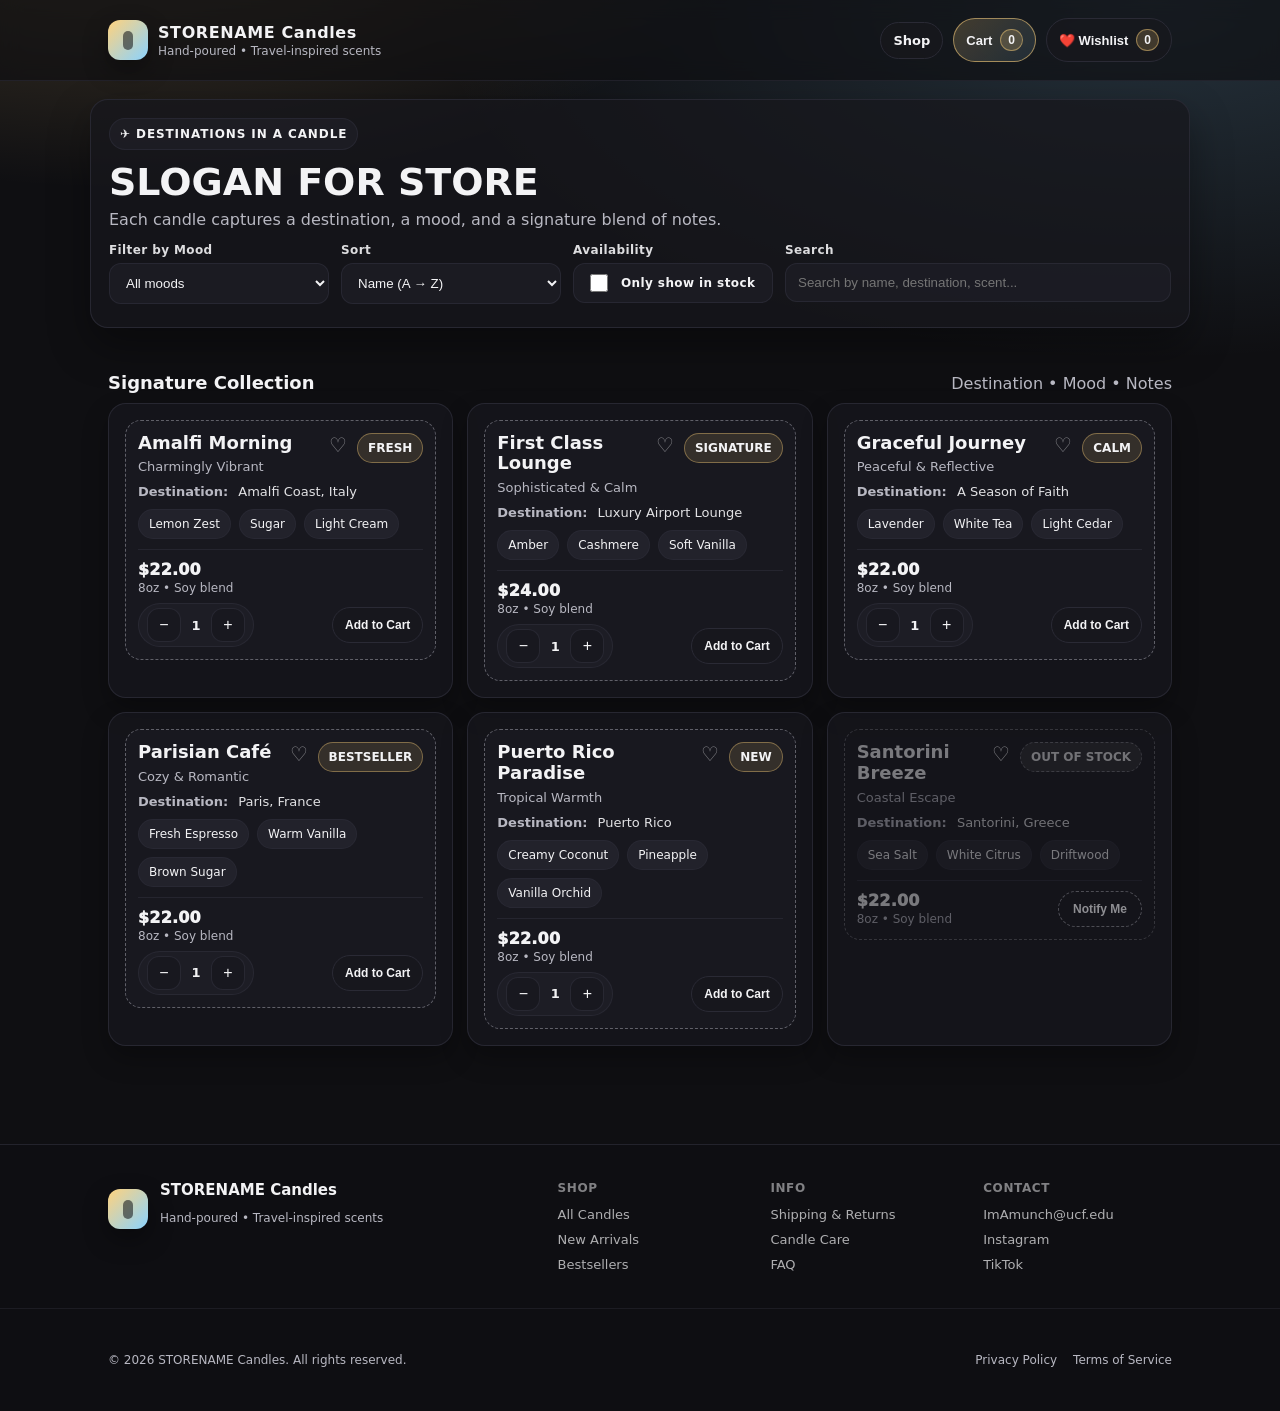
<file: index.html>
<!DOCTYPE html>
<html lang="en">
<head>
  <meta charset="UTF-8" />
  <meta name="viewport" content="width=device-width, initial-scale=1.0" />
  <title>STORENAME Candles</title>
  <link rel="stylesheet" href="styles.css" />
</head>

<body>
  <header class="site-header">
    <div class="wrap nav">
      <a class="brand" href="index.html">
        <div class="logo" aria-hidden="true"></div>
        <div>
          <h1>STORENAME Candles</h1>
          <p class="subtitle">Hand-poured • Travel-inspired scents</p>
        </div>
      </a>

      <div class="header-actions">
        <a class="btn desktop-only" href="#collection">Shop</a>

        <button class="btn primary cart-btn" id="openCartBtn" type="button" aria-haspopup="dialog" aria-controls="cartDrawer">
          Cart <span class="badge" id="cartCount">0</span>
        </button>

        <button class="btn desktop-only" id="openWishlistBtn" type="button">
          ❤️ Wishlist <span class="badge" id="wishlistBadge">0</span>
        </button>

        <button class="btn hamburger-btn" id="mobileMenuBtn" type="button" aria-label="Open menu" aria-expanded="false">
          <span class="ham-icon">
            <span></span><span></span><span></span>
          </span>
        </button>
      </div>

      <!-- Mobile menu -->
      <div class="mobile-menu" id="mobileMenu">
        <a class="mobile-link" href="#collection" id="mobileShopLink">✈️ Shop Collection</a>
        <a class="mobile-link" href="checkout.html">🛍️ Checkout</a>
        <button class="mobile-link mobile-link-btn" id="mobileWishlistBtn" type="button">❤️ Wishlist <span class="badge" id="wishlistBadgeMobile">0</span></button>
      </div>
    </div>
  </header>

  <main>
    <section class="hero">
      <div class="wrap hero-card">
        <p class="kicker">✈️ Destinations in a candle</p>
        <h2>SLOGAN FOR STORE</h2>
        <p class="muted">
          Each candle captures a destination, a mood, and a signature blend of notes.
        </p>

        <button class="btn filter-toggle-btn" id="filterToggleBtn" type="button">
          ⚙️ Filters &amp; Sort
        </button>

        <div class="hero-controls" id="heroControls">
          <div class="control">
            <label for="moodFilter">Filter by Mood</label>
            <select id="moodFilter">
              <option value="all">All moods</option>
            </select>
          </div>

          <div class="control">
            <label for="sortSelect">Sort</label>
            <select id="sortSelect">
              <option value="name-asc">Name (A → Z)</option>
              <option value="name-desc">Name (Z → A)</option>
              <option value="mood-asc">Mood (A → Z)</option>
              <option value="mood-desc">Mood (Z → A)</option>
              <option value="price-asc">Price (Low → High)</option>
              <option value="price-desc">Price (High → Low)</option>
            </select>
          </div>

          <div class="control toggle">
            <label>Availability</label>
            <label class="toggle-row">
              <input type="checkbox" id="inStockOnly" />
              <span>Only show in stock</span>
            </label>
          </div>

          <div class="control">
            <label for="searchInput">Search</label>
            <input id="searchInput" type="text" placeholder="Search by name, destination, scent..." />
          </div>
        </div><!-- end hero-controls -->
      </div>
    </section>

    <section class="wrap" id="collection">
      <div class="section-title">
        <h3>Signature Collection</h3>
        <p class="muted">Destination • Mood • Notes</p>
      </div>

      <div class="grid" id="productGrid">
        <!-- Cards are auto-generated from catalog.js -->
      </div>
    </section>
  </main>

  <!-- CART OVERLAY + DRAWER -->
  <div class="overlay" id="overlay"></div>

  <aside class="cart" id="cartDrawer" role="dialog" aria-modal="true" aria-label="Shopping cart">
    <div class="cart-header">
      <h3>Your Cart</h3>
      <button class="icon-btn" id="closeCartBtn" type="button" aria-label="Close cart">✕</button>
    </div>

    <div class="cart-body">
      <div class="cart-empty" id="cartEmpty">
        <p class="muted">Your cart is empty.</p>
        <p class="muted tiny">Add a candle to start your journey ✈️</p>
      </div>

      <ul class="cart-list" id="cartList" aria-label="Cart items"></ul>
    </div>

    <div class="cart-footer">
      <div class="totals">
        <div class="muted">Total</div>
        <div class="total" id="cartTotal">$0.00</div>
      </div>

      <div class="cart-actions">
        <button class="btn" id="clearCartBtn" type="button">Clear</button>
        <a class="btn primary" id="checkoutBtn" href="checkout.html">Checkout</a>
      </div>

      <p class="muted tiny">(Demo cart) Hook this to a payment system later.</p>
    </div>
  </aside>

  <!-- CART TOAST -->
  <div class="toast" id="cartToast" hidden aria-live="polite" aria-atomic="true">
    <div class="toast-top">
      <b id="toastTitle">Added to cart</b>
      <button class="toast-close" id="toastCloseBtn" type="button" aria-label="Close toast">✕</button>
    </div>
    <div class="toast-body" id="toastBody">Item added.</div>
    <div class="toast-actions">
      <button class="btn" id="toastViewCartBtn" type="button">View Cart</button>
      <a class="btn primary" id="toastCheckoutBtn" href="checkout.html">Checkout</a>
    </div>
  </div>

  <!-- WISHLIST DRAWER -->
  <aside class="cart wishlist-drawer" id="wishlistDrawer" role="dialog" aria-modal="true" aria-label="Wishlist">
    <div class="cart-header">
      <h3>❤️ Wishlist</h3>
      <button class="icon-btn" id="closeWishlistBtn" type="button" aria-label="Close wishlist">✕</button>
    </div>
    <div class="cart-body">
      <div class="cart-empty" id="wishlistEmpty">
        <p class="muted">No saved items yet.</p>
        <p class="muted tiny">Tap the ♡ on any candle to save it ✈️</p>
      </div>
      <ul class="cart-list" id="wishlistList" aria-label="Wishlist items"></ul>
    </div>
    <div class="cart-footer">
      <div class="cart-actions">
        <button class="btn" id="clearWishlistBtn" type="button">Clear All</button>
        <button class="btn primary" id="addAllToCartBtn" type="button">Add All to Cart</button>
      </div>
    </div>
  </aside>

  <!-- FOOTER -->
  <footer class="site-footer">
    <div class="wrap footer-inner">
      <div class="footer-brand">
        <div class="logo" aria-hidden="true"></div>
        <div>
          <div class="footer-brand-name">STORENAME Candles</div>
          <p class="muted tiny">Hand-poured • Travel-inspired scents</p>
        </div>
      </div>

      <div class="footer-links">
        <div class="footer-col">
          <div class="footer-col-title">Shop</div>
          <a href="#collection">All Candles</a>
          <a href="#collection">New Arrivals</a>
          <a href="#collection">Bestsellers</a>
        </div>
        <div class="footer-col">
          <div class="footer-col-title">Info</div>
          <a href="#">Shipping &amp; Returns</a>
          <a href="#">Candle Care</a>
          <a href="#">FAQ</a>
        </div>
        <div class="footer-col">
          <div class="footer-col-title">Contact</div>
          <a href="mailto:ImAmunch@ucf.edu">ImAmunch@ucf.edu</a>
          <a href="#">Instagram</a>
          <a href="#">TikTok</a>
        </div>
      </div>
    </div>
    <div class="footer-bottom">
      <div class="wrap">
        <p class="muted tiny">© 2026 STORENAME Candles. All rights reserved.</p>
        <div class="footer-bottom-links">
          <a href="#" class="muted tiny">Privacy Policy</a>
          <a href="#" class="muted tiny">Terms of Service</a>
        </div>
      </div>
    </div>
  </footer>

  <script src="catalog.js"></script>
  <script src="script.js"></script>
</body>
</html>
</file>
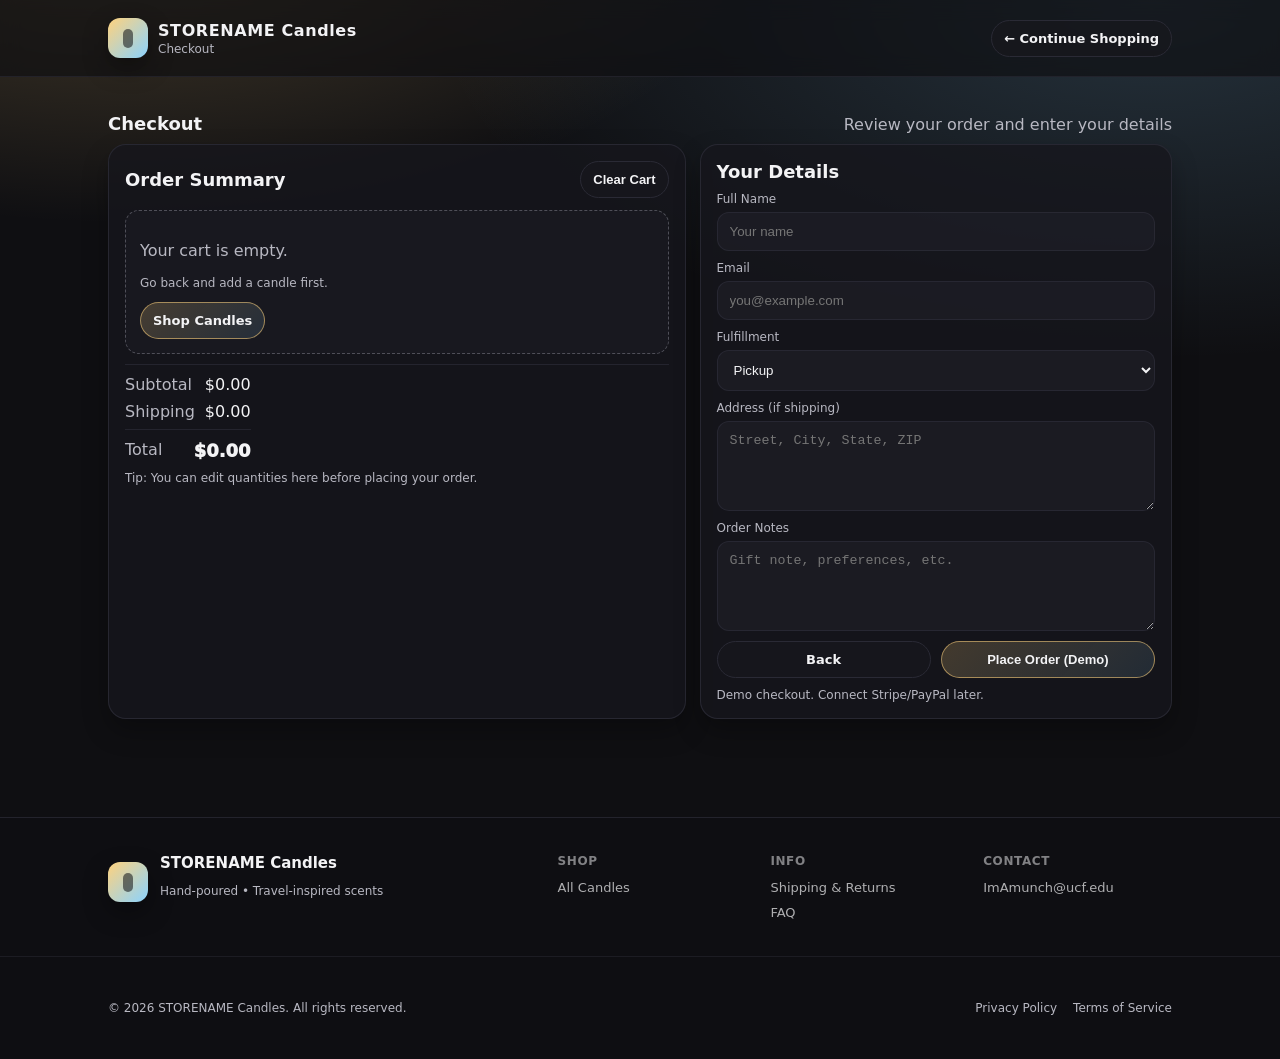
<file: checkout.html>
<!DOCTYPE html>
<html lang="en">
<head>
  <meta charset="UTF-8" />
  <meta name="viewport" content="width=device-width, initial-scale=1.0" />
  <title>Checkout • STORENAME Candles</title>
  <link rel="stylesheet" href="styles.css" />
</head>

<body>
  <header class="site-header">
    <div class="wrap nav">
      <a class="brand" href="index.html">
        <div class="logo" aria-hidden="true"></div>
        <div>
          <h1>STORENAME Candles</h1>
          <p class="subtitle">Checkout</p>
        </div>
      </a>

      <div class="header-actions">
        <a class="btn" href="index.html">← Continue Shopping</a>
      </div>
    </div>
  </header>

  <main class="wrap">
    <div class="section-title">
      <h3>Checkout</h3>
      <p class="muted">Review your order and enter your details</p>
    </div>

    <div class="checkout-layout">
      <!-- ORDER SUMMARY -->
      <section class="panel">
        <div style="display:flex; align-items:center; justify-content:space-between; gap:10px;">
          <h3 style="margin:0;">Order Summary</h3>
          <button class="btn" id="clearCheckoutCartBtn" type="button">Clear Cart</button>
        </div>

        <div id="emptyCheckout" class="cart-empty" style="margin-top:12px;">
          <p class="muted">Your cart is empty.</p>
          <p class="muted tiny">Go back and add a candle first.</p>
          <div style="margin-top:10px;">
            <a class="btn primary" href="index.html">Shop Candles</a>
          </div>
        </div>

        <ul class="cart-list" id="summaryList" hidden></ul>

        <!-- Totals -->
        <div class="kv" id="totalsBox" hidden style="display:grid; gap:8px;">
          <div style="display:flex; justify-content:space-between; gap:10px;">
            <div class="muted">Subtotal</div>
            <div id="subtotalAmt">$0.00</div>
          </div>

          <div style="display:flex; justify-content:space-between; gap:10px;">
            <div class="muted">Shipping</div>
            <div id="shippingAmt">$0.00</div>
          </div>

          <div style="display:flex; justify-content:space-between; gap:10px; padding-top:10px; border-top:1px solid rgba(42,42,53,.75);">
            <div class="muted">Total</div>
            <div class="total" id="summaryTotal">$0.00</div>
          </div>
        </div>

        <p class="muted tiny" style="margin:10px 0 0;">
          Tip: You can edit quantities here before placing your order.
        </p>
      </section>

      <!-- CUSTOMER FORM -->
      <section class="panel">
        <h3>Your Details</h3>

        <form class="form" id="checkoutForm">
          <div class="row">
            <label class="muted tiny" for="fullName">Full Name</label>
            <input id="fullName" required placeholder="Your name" />
          </div>

          <div class="row">
            <label class="muted tiny" for="email">Email</label>
            <input id="email" type="email" required placeholder="you@example.com" />
          </div>

          <div class="row">
            <label class="muted tiny" for="fulfillment">Fulfillment</label>
            <select id="fulfillment">
              <option value="pickup">Pickup</option>
              <option value="shipping">Shipping</option>
            </select>
          </div>

          <div class="row">
            <label class="muted tiny" for="address">Address (if shipping)</label>
            <textarea id="address" placeholder="Street, City, State, ZIP"></textarea>
          </div>

          <div class="row">
            <label class="muted tiny" for="notes">Order Notes</label>
            <textarea id="notes" placeholder="Gift note, preferences, etc."></textarea>
          </div>

          <div class="cart-actions">
            <a class="btn" href="index.html">Back</a>
            <button class="btn primary" type="submit">Place Order (Demo)</button>
          </div>

          <p class="muted tiny" style="margin:0;">
            Demo checkout. Connect Stripe/PayPal later.
          </p>
        </form>
      </section>
    </div>
  </main>

  <!-- FOOTER -->
  <footer class="site-footer">
    <div class="wrap footer-inner">
      <div class="footer-brand">
        <div class="logo" aria-hidden="true"></div>
        <div>
          <div class="footer-brand-name">STORENAME Candles</div>
          <p class="muted tiny">Hand-poured • Travel-inspired scents</p>
        </div>
      </div>
      <div class="footer-links">
        <div class="footer-col">
          <div class="footer-col-title">Shop</div>
          <a href="index.html">All Candles</a>
        </div>
        <div class="footer-col">
          <div class="footer-col-title">Info</div>
          <a href="#">Shipping &amp; Returns</a>
          <a href="#">FAQ</a>
        </div>
        <div class="footer-col">
          <div class="footer-col-title">Contact</div>
          <a href="mailto:ImAmunch@ucf.edu">ImAmunch@ucf.edu</a>
        </div>
      </div>
    </div>
    <div class="footer-bottom">
      <div class="wrap">
        <p class="muted tiny">© 2026 STORENAME Candles. All rights reserved.</p>
        <div class="footer-bottom-links">
          <a href="#" class="muted tiny">Privacy Policy</a>
          <a href="#" class="muted tiny">Terms of Service</a>
        </div>
      </div>
    </div>
  </footer>

  <script src="catalog.js"></script>
  <script>
    const CART_KEY = "STORENAME_cart_v1";
    const CATALOG = window.CATALOG || {};
    const SHIPPING_FLAT = 5.99;

    const money = (n) => `$${Number(n).toFixed(2)}`;

    function loadCart() {
      try {
        const raw = localStorage.getItem(CART_KEY);
        const parsed = raw ? JSON.parse(raw) : {};
        return (parsed && typeof parsed === "object") ? parsed : {};
      } catch {
        return {};
      }
    }

    function saveCart(cart) {
      localStorage.setItem(CART_KEY, JSON.stringify(cart));
    }

    function computeSubtotal(cart) {
      let subtotal = 0;
      for (const [id, item] of Object.entries(cart)) {
        const p = CATALOG[id];
        if (!p) continue;
        subtotal += item.qty * p.price;
      }
      return subtotal;
    }

    // DOM
    const emptyCheckout = document.getElementById("emptyCheckout");
    const summaryList = document.getElementById("summaryList");
    const totalsBox = document.getElementById("totalsBox");
    const subtotalAmt = document.getElementById("subtotalAmt");
    const shippingAmt = document.getElementById("shippingAmt");
    const summaryTotal = document.getElementById("summaryTotal");
    const clearCheckoutCartBtn = document.getElementById("clearCheckoutCartBtn");
    const fulfillmentSel = document.getElementById("fulfillment");
    const addressEl = document.getElementById("address");

    let cart = loadCart();

    function hasItems(cart) {
      return Object.entries(cart).some(([id, item]) => CATALOG[id] && item.qty > 0);
    }

    function getShippingCost() {
      return fulfillmentSel.value === "shipping" ? SHIPPING_FLAT : 0;
    }

    function setQty(id, qty) {
      if (qty <= 0) delete cart[id];
      else cart[id] = { qty };
      saveCart(cart);
      renderSummary();
    }

    function clearCart() {
      cart = {};
      saveCart(cart);
      renderSummary();
    }

    function renderSummary() {
      summaryList.innerHTML = "";

      const entries = Object.entries(cart)
        .filter(([id, item]) => CATALOG[id] && item.qty > 0)
        .sort(([aId], [bId]) => (CATALOG[aId].name || "").localeCompare(CATALOG[bId].name || ""));

      if (entries.length === 0) {
        emptyCheckout.hidden = false;
        summaryList.hidden = true;
        totalsBox.hidden = true;
        return;
      }

      emptyCheckout.hidden = true;
      summaryList.hidden = false;
      totalsBox.hidden = false;

      for (const [id, item] of entries) {
        const p = CATALOG[id];

        const li = document.createElement("li");
        li.className = "cart-item";
        li.innerHTML = `
          <div class="cart-item-top">
            <div>
              <h4>${p.name}</h4>
              <p class="sub">${p.mood} • ${p.destination}</p>
            </div>
            <div style="text-align:right;">
              <div class="sub">${money(p.price)} each</div>
              <button class="remove" type="button" data-action="remove" data-id="${id}">Remove</button>
            </div>
          </div>

          <div class="qty-row">
            <div class="qty-controls">
              <button class="qty-btn" type="button" data-action="dec" data-id="${id}">−</button>
              <div class="qty">${item.qty}</div>
              <button class="qty-btn" type="button" data-action="inc" data-id="${id}">+</button>
            </div>

            <div class="sub">
              Line: <b>${money(p.price * item.qty)}</b>
            </div>
          </div>
        `;
        summaryList.appendChild(li);
      }

      const subtotal = computeSubtotal(cart);
      const shipping = getShippingCost();
      const total = subtotal + shipping;

      subtotalAmt.textContent = money(subtotal);
      shippingAmt.textContent = money(shipping);
      summaryTotal.textContent = money(total);
    }

    // Qty / remove buttons
    document.addEventListener("click", (e) => {
      const btn = e.target.closest("button");
      if (!btn) return;

      const action = btn.dataset.action;
      const id = btn.dataset.id;
      if (!action || !id) return;

      const currentQty = cart[id]?.qty ?? 0;

      if (action === "inc") setQty(id, currentQty + 1);
      if (action === "dec") setQty(id, currentQty - 1);
      if (action === "remove") setQty(id, 0);
    });

    clearCheckoutCartBtn.addEventListener("click", () => {
      if (!hasItems(cart)) return;
      clearCart();
    });

    // Update totals when fulfillment changes
    fulfillmentSel.addEventListener("change", () => {
      renderSummary();
    });

    // Submit (demo)
    document.getElementById("checkoutForm").addEventListener("submit", (e) => {
      e.preventDefault();

      if (!hasItems(cart)) {
        alert("Your cart is empty.");
        return;
      }

      if (fulfillmentSel.value === "shipping") {
        const addr = addressEl.value.trim();
        if (addr.length < 8) {
          alert("Please enter a shipping address.");
          return;
        }
      }

      const subtotal = computeSubtotal(cart);
      const shipping = getShippingCost();

      // Build order object and store in sessionStorage for confirmation page
      const orderNum = String(Math.floor(100000 + Math.random() * 900000));
      const items = Object.entries(cart)
        .filter(([id, item]) => CATALOG[id] && item.qty > 0)
        .map(([id, item]) => ({ id, qty: item.qty }));

      const order = {
        orderNum,
        items,
        subtotal,
        fulfillment: fulfillmentSel.value,
        address: document.getElementById("address").value.trim(),
        notes: document.getElementById("notes").value.trim(),
        name: document.getElementById("fullName").value.trim(),
        email: document.getElementById("email").value.trim(),
      };

      try { sessionStorage.setItem("STORENAME_order", JSON.stringify(order)); } catch {}

      // Clear cart and redirect
      cart = {};
      saveCart(cart);
      window.location.href = "confirmation.html";
    });

    renderSummary();
  </script>
</body>
</html>
</file>
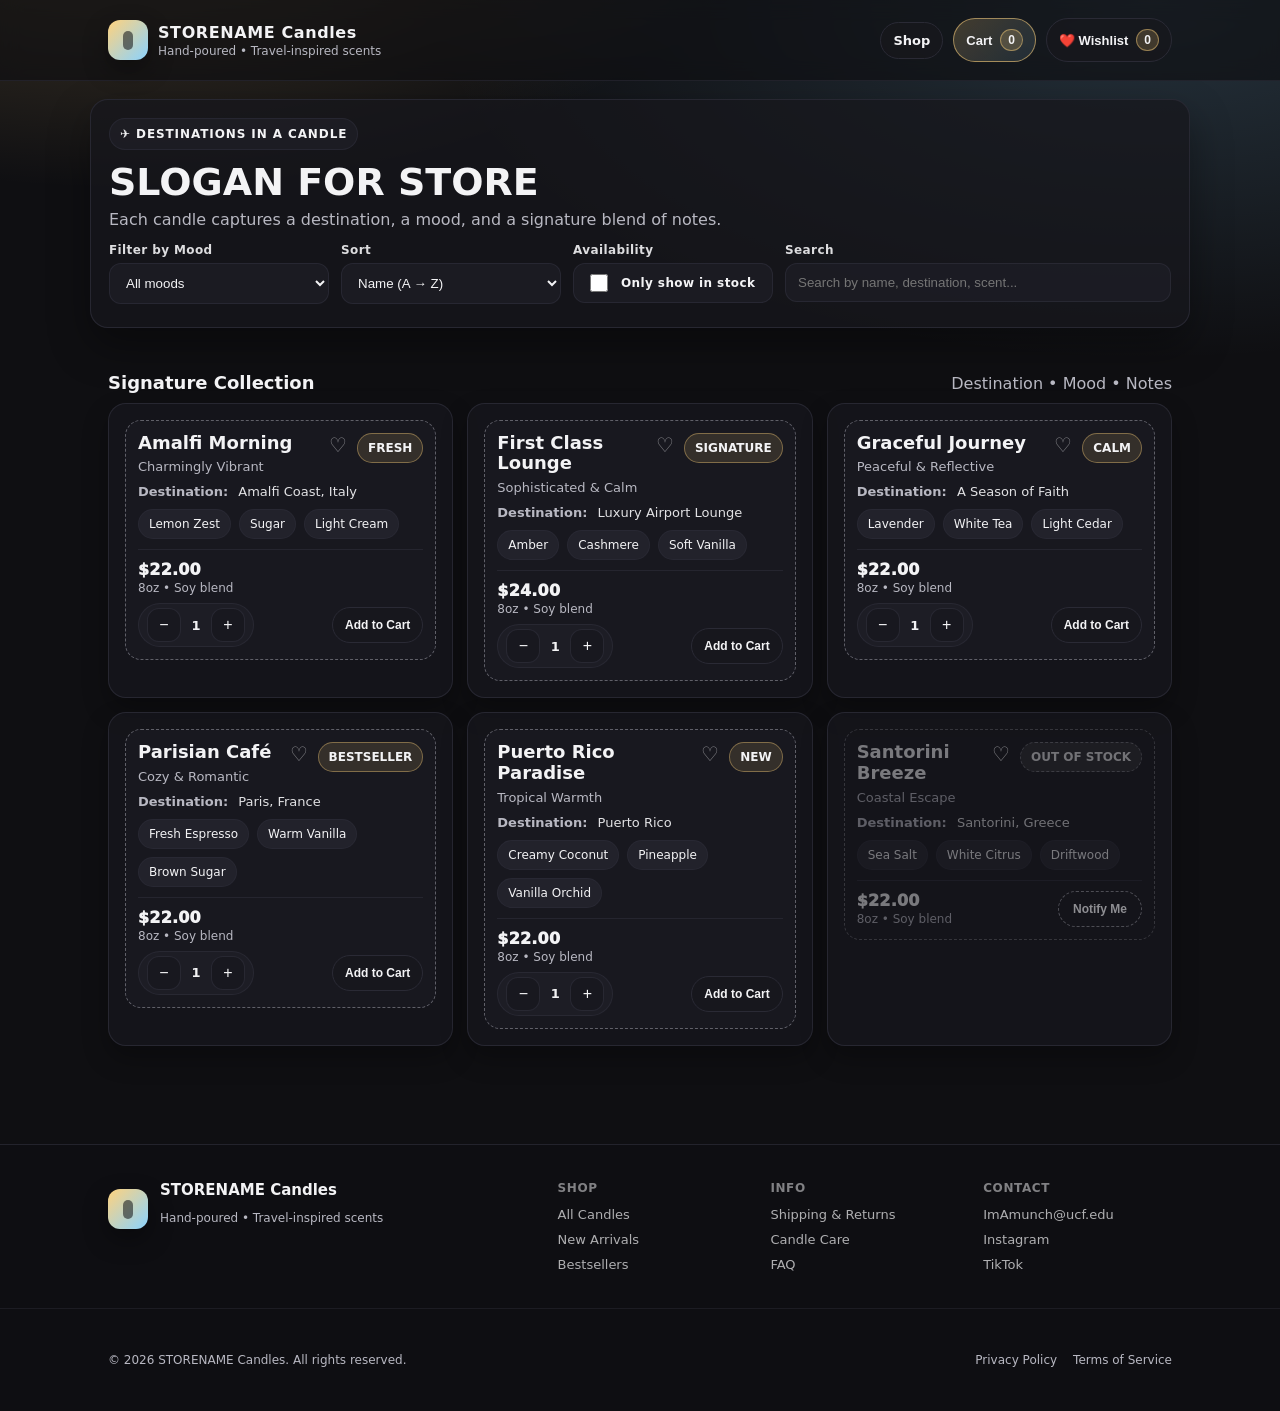
<file: confirmation.html>
<!DOCTYPE html>
<html lang="en">
<head>
  <meta charset="UTF-8" />
  <meta name="viewport" content="width=device-width, initial-scale=1.0" />
  <title>Order Confirmed • STORENAME Candles</title>
  <link rel="stylesheet" href="styles.css" />
  <style>
    .confirm-wrap{
      max-width: 620px;
      margin: 48px auto;
      padding: 0 18px 60px;
    }
    .confirm-hero{
      text-align: center;
      margin-bottom: 32px;
    }
    .confirm-icon{
      font-size: 52px;
      margin-bottom: 12px;
      display: block;
      animation: popIn 0.5s cubic-bezier(0.34,1.56,0.64,1) both;
    }
    @keyframes popIn{
      from{ transform: scale(0.4); opacity: 0; }
      to{ transform: scale(1); opacity: 1; }
    }
    .confirm-hero h2{
      margin: 0 0 8px;
      font-size: clamp(22px, 4vw, 32px);
    }
    .confirm-hero p{ margin: 0; }

    .confirm-card{
      background: rgba(23,23,29,.78);
      border: 1px solid rgba(42,42,53,.9);
      border-radius: var(--radius);
      box-shadow: 0 12px 26px rgba(0,0,0,.28);
      overflow: hidden;
      margin-bottom: 16px;
    }
    .confirm-card-header{
      padding: 14px 16px;
      border-bottom: 1px solid rgba(42,42,53,.75);
      font-weight: 900;
      font-size: 13px;
      letter-spacing: .4px;
      text-transform: uppercase;
      color: rgba(243,243,245,.55);
      display: flex;
      justify-content: space-between;
      align-items: center;
    }
    .order-number{
      font-family: monospace;
      color: var(--accent);
      font-size: 13px;
    }
    .confirm-items{
      list-style: none;
      padding: 0;
      margin: 0;
    }
    .confirm-item{
      display: flex;
      justify-content: space-between;
      align-items: center;
      gap: 12px;
      padding: 12px 16px;
      border-bottom: 1px solid rgba(42,42,53,.5);
    }
    .confirm-item:last-child{ border-bottom: none; }
    .confirm-item-name{ font-weight: 700; font-size: 14px; margin: 0 0 2px; }
    .confirm-item-sub{ font-size: 12px; color: var(--muted); margin: 0; }
    .confirm-item-price{ font-weight: 900; white-space: nowrap; }

    .confirm-totals{
      padding: 14px 16px;
      border-top: 1px solid rgba(42,42,53,.75);
      display: grid;
      gap: 8px;
    }
    .confirm-row{
      display: flex;
      justify-content: space-between;
      font-size: 14px;
    }
    .confirm-row.total{
      font-weight: 900;
      font-size: 16px;
      border-top: 1px solid rgba(42,42,53,.75);
      padding-top: 10px;
      margin-top: 2px;
    }

    .confirm-meta{
      padding: 14px 16px;
    }
    .meta-grid{
      display: grid;
      grid-template-columns: 1fr 1fr;
      gap: 12px;
    }
    .meta-item label{
      display: block;
      font-size: 11px;
      font-weight: 900;
      text-transform: uppercase;
      letter-spacing: .5px;
      color: rgba(243,243,245,.45);
      margin-bottom: 4px;
    }
    .meta-item span{
      font-size: 13px;
      font-weight: 600;
    }

    .confirm-actions{
      display: grid;
      grid-template-columns: 1fr 1fr;
      gap: 12px;
      margin-top: 24px;
    }

    .stripe-note{
      text-align: center;
      margin-top: 20px;
      padding: 12px 16px;
      background: rgba(255,210,125,.06);
      border: 1px dashed rgba(255,210,125,.25);
      border-radius: 12px;
      font-size: 12px;
      color: rgba(243,243,245,.5);
    }
  </style>
</head>

<body>
  <header class="site-header">
    <div class="wrap nav">
      <a class="brand" href="index.html">
        <div class="logo" aria-hidden="true"></div>
        <div>
          <h1>STORENAME Candles</h1>
          <p class="subtitle">Order Confirmed</p>
        </div>
      </a>
      <div class="header-actions">
        <a class="btn primary" href="index.html">← Keep Shopping</a>
      </div>
    </div>
  </header>

  <main class="confirm-wrap">
    <div class="confirm-hero">
      <span class="confirm-icon">✈️</span>
      <h2>Your order is on its way!</h2>
      <p class="muted">Thanks for shopping at STORENAME. You'll receive a confirmation email shortly.</p>
    </div>

    <!-- Order summary card -->
    <div class="confirm-card">
      <div class="confirm-card-header">
        <span>Order Summary</span>
        <span class="order-number" id="orderNumber">#WW-000000</span>
      </div>
      <ul class="confirm-items" id="confirmItems"></ul>
      <div class="confirm-totals" id="confirmTotals"></div>
    </div>

    <!-- Customer info card -->
    <div class="confirm-card">
      <div class="confirm-card-header">Your Details</div>
      <div class="confirm-meta">
        <div class="meta-grid" id="confirmMeta"></div>
      </div>
    </div>

    <div class="confirm-actions">
      <a class="btn" href="index.html">← Back to Shop</a>
      <button class="btn primary" onclick="window.print()">🖨️ Print Receipt</button>
    </div>

    <div class="stripe-note">
      🔧 Demo mode — connect Stripe or PayPal to process real payments.
    </div>
  </main>

  <script src="catalog.js"></script>
  <script>
    const CATALOG = window.CATALOG || {};
    const money = (n) => `$${Number(n).toFixed(2)}`;
    const SHIPPING_FLAT = 5.99;

    // Read order data passed from checkout
    let order = null;
    try {
      const raw = sessionStorage.getItem("STORENAME_order");
      order = raw ? JSON.parse(raw) : null;
    } catch {}

    if (!order) {
      // No order data — redirect home
      window.location.href = "index.html";
    } else {
      // Render order number
      document.getElementById("orderNumber").textContent = "#WW-" + order.orderNum;

      // Render items
      const itemsList = document.getElementById("confirmItems");
      for (const item of order.items) {
        const p = CATALOG[item.id];
        if (!p) continue;
        const li = document.createElement("li");
        li.className = "confirm-item";
        li.innerHTML = `
          <div>
            <p class="confirm-item-name">${p.name}</p>
            <p class="confirm-item-sub">${p.mood} • ${money(p.price)} × ${item.qty}</p>
          </div>
          <div class="confirm-item-price">${money(p.price * item.qty)}</div>
        `;
        itemsList.appendChild(li);
      }

      // Render totals
      const totalsEl = document.getElementById("confirmTotals");
      const shipping = order.fulfillment === "shipping" ? SHIPPING_FLAT : 0;
      totalsEl.innerHTML = `
        <div class="confirm-row"><span class="muted">Subtotal</span><span>${money(order.subtotal)}</span></div>
        <div class="confirm-row"><span class="muted">Shipping</span><span>${money(shipping)}</span></div>
        <div class="confirm-row total"><span>Total</span><span>${money(order.subtotal + shipping)}</span></div>
      `;

      // Render customer meta
      const metaEl = document.getElementById("confirmMeta");
      metaEl.innerHTML = `
        <div class="meta-item"><label>Name</label><span>${order.name}</span></div>
        <div class="meta-item"><label>Email</label><span>${order.email}</span></div>
        <div class="meta-item"><label>Fulfillment</label><span>${order.fulfillment === "shipping" ? "📦 Shipping" : "🏪 Pickup"}</span></div>
        ${order.address ? `<div class="meta-item"><label>Address</label><span>${order.address}</span></div>` : ""}
        ${order.notes ? `<div class="meta-item"><label>Notes</label><span>${order.notes}</span></div>` : ""}
      `;

      // Clear the sessionStorage order after rendering
      sessionStorage.removeItem("STORENAME_order");
    }
  </script>
</body>
</html>
</file>
<file: styles.css>
:root{
  --bg: #0f0f12;
  --card: #17171d;
  --text: #f3f3f5;
  --muted: #b8b8c2;
  --line: #2a2a35;
  --accent: #ffd27d;
  --accent2: #8bd3ff;
  --pill: #22222b;
  --shadow: 0 18px 40px rgba(0,0,0,.35);
  --radius: 18px;
  --max: 1100px;
}

*{ box-sizing: border-box; }

body{
  margin: 0;
  font-family: system-ui, -apple-system, Segoe UI, Roboto, Arial, sans-serif;
  color: var(--text);
  background:
    radial-gradient(1200px 600px at 10% -10%, rgba(255,210,125,.25), transparent 55%),
    radial-gradient(1200px 600px at 90% 0%, rgba(139,211,255,.18), transparent 60%),
    var(--bg);
}

a{ color: inherit; text-decoration: none; }

.wrap{
  max-width: var(--max);
  margin: 0 auto;
  padding: 18px 18px;
}

.muted{ color: var(--muted); }
.tiny{ font-size: 12px; }

.site-header{
  position: sticky;
  top: 0;
  z-index: 20;
  backdrop-filter: blur(10px);
  background: rgba(15,15,18,.65);
  border-bottom: 1px solid rgba(42,42,53,.65);
}

.nav{
  display: flex;
  align-items: center;
  justify-content: space-between;
  gap: 14px;
}

.brand{
  display: flex;
  align-items: center;
  gap: 10px;
  color: inherit;
}

.logo{
  width: 40px;
  height: 40px;
  border-radius: 12px;
  background: linear-gradient(135deg, rgba(255,210,125,1), rgba(139,211,255,1));
  box-shadow: 0 10px 25px rgba(0,0,0,.35);
  position: relative;
}
.logo:after{
  content: "";
  position: absolute;
  inset: 11px 15px 10px 15px;
  border-radius: 999px;
  background: rgba(15,15,18,.55);
}

.brand h1{
  font-size: 16px;
  margin: 0;
  letter-spacing: .6px;
}
.subtitle{
  margin: 2px 0 0;
  font-size: 12px;
  color: var(--muted);
}

.header-actions{
  display: flex;
  align-items: center;
  gap: 10px;
  flex-wrap: wrap;
}

.btn{
  display: inline-flex;
  align-items: center;
  justify-content: center;
  gap: 8px;
  padding: 10px 12px;
  border-radius: 999px;
  border: 1px solid var(--line);
  background: rgba(23,23,29,.7);
  color: var(--text);
  font-weight: 800;
  font-size: 13px;
  cursor: pointer;
  transition: transform .12s ease, border-color .12s ease;
  user-select: none;
}
.btn:hover{ transform: translateY(-1px); border-color: rgba(255,210,125,.55); }
.btn.primary{
  border-color: rgba(255,210,125,.55);
  background: linear-gradient(135deg, rgba(255,210,125,.20), rgba(139,211,255,.12));
}
.btn.add{ padding: 10px 14px; }

.badge{
  display: inline-flex;
  align-items: center;
  justify-content: center;
  min-width: 22px;
  height: 22px;
  padding: 0 7px;
  border-radius: 999px;
  background: rgba(255,210,125,.18);
  border: 1px solid rgba(255,210,125,.45);
  font-size: 12px;
}

.hero{
  padding: 18px 0 8px;
}
.hero-card{
  background: rgba(23,23,29,.75);
  border: 1px solid rgba(42,42,53,.9);
  border-radius: var(--radius);
  box-shadow: var(--shadow);
  padding: 18px;
}

.kicker{
  display: inline-flex;
  gap: 8px;
  align-items: center;
  font-weight: 900;
  font-size: 12px;
  letter-spacing: .9px;
  text-transform: uppercase;
  background: rgba(34,34,43,.6);
  border: 1px solid rgba(42,42,53,.8);
  padding: 8px 10px;
  border-radius: 999px;
  width: fit-content;
}

.hero h2{
  margin: 12px 0 6px;
  font-size: clamp(24px, 3.3vw, 38px);
  line-height: 1.1;
}
.hero p{ margin: 0; }

/* HERO CONTROLS: Filter + Sort + Toggle + Search */
.hero-controls{
  margin-top: 14px;
  display: grid;
  grid-template-columns: 220px 220px 200px 1fr;
  gap: 12px;
}

.control label{
  display: block;
  font-size: 12px;
  font-weight: 900;
  color: rgba(243,243,245,.9);
  margin-bottom: 6px;
  letter-spacing: .4px;
}

.control select,
.control input{
  width: 100%;
  padding: 11px 12px;
  border-radius: 12px;
  border: 1px solid rgba(42,42,53,.9);
  background: rgba(34,34,43,.55);
  color: var(--text);
  outline: none;
}
.control select:focus,
.control input:focus{
  border-color: rgba(255,210,125,.55);
}

/* Toggle */
.control.toggle .toggle-row{
  display: flex;
  align-items: center;
  gap: 10px;
  padding: 7px 12px;
  border-radius: 12px;
  border: 1px solid rgba(42,42,53,.9);
  background: rgba(34,34,43,.55);
  color: var(--text);
  user-select: none;
}

.control.toggle input[type="checkbox"]{
  width: 18px;
  height: 18px;
  accent-color: var(--accent);
}

.section-title{
  display: flex;
  align-items: baseline;
  justify-content: space-between;
  gap: 12px;
  margin: 18px 0 10px;
}
.section-title h3{ margin: 0; font-size: 18px; }
.section-title p{ margin: 0; }

.grid{
  display: grid;
  grid-template-columns: repeat(3, minmax(0, 1fr));
  gap: 14px;
  padding-bottom: 40px;
}

.product{
  background: rgba(23,23,29,.78);
  border: 1px solid rgba(42,42,53,.9);
  border-radius: var(--radius);
  box-shadow: 0 12px 26px rgba(0,0,0,.28);
  padding: 16px;
  min-height: 220px;
}

.label{
  border: 1px dashed rgba(184,184,194,.45);
  border-radius: 16px;
  padding: 12px;
  background: rgba(34,34,43,.35);
}

.label-top{
  display: flex;
  align-items: flex-start;
  justify-content: space-between;
  gap: 10px;
}
.label-top h4{
  margin: 0;
  font-size: 18px;
  line-height: 1.15;
}
.mood{
  margin: 6px 0 0;
  font-size: 13px;
  color: var(--muted);
}
.pill{
  display: inline-flex;
  align-items: center;
  justify-content: center;
  padding: 7px 10px;
  border-radius: 999px;
  background: rgba(255,210,125,.12);
  border: 1px solid rgba(255,210,125,.38);
  font-size: 12px;
  font-weight: 900;
  white-space: nowrap;
}

.meta{
  margin: 10px 0 0;
  color: rgba(243,243,245,.92);
  font-size: 13px;
}
.meta span{
  color: var(--muted);
  font-weight: 800;
  margin-right: 6px;
}

.chips{
  display: flex;
  flex-wrap: wrap;
  gap: 8px;
  margin-top: 10px;
}
.chip{
  background: var(--pill);
  border: 1px solid rgba(42,42,53,.9);
  padding: 7px 10px;
  border-radius: 999px;
  font-size: 12px;
}

.buy-row{
  margin-top: 10px;
  display: flex;
  align-items: center;
  justify-content: space-between;
  flex-wrap: wrap;
  gap: 8px;
  border-top: 1px solid rgba(42,42,53,.75);
  padding-top: 10px;
}
.price{
  margin: 0;
  font-weight: 950;
  letter-spacing: .2px;
}
.buy-row .muted{ margin: 2px 0 0; }

/* Card qty selector */
.card-add-row{
  display: flex;
  align-items: center;
  justify-content: space-between;
  width: 100%;
  flex-wrap: nowrap;
}

.card-add-row .btn.add{
  padding: 10px 12px;
  font-size: 12px;
  font-weight: 900;
  white-space: nowrap;
  border-radius: 999px;
  margin-left: auto;
}

.card-qty-controls{
  display: inline-flex;
  align-items: center;
  gap: 6px;
  background: rgba(34,34,43,.6);
  border: 1px solid rgba(42,42,53,.9);
  border-radius: 999px;
  padding: 4px 8px;
}

.card-qty-btn{
  width: 24px;
  height: 24px;
  border-radius: 999px;
  border: none;
  background: transparent;
  color: var(--text);
  cursor: pointer;
  font-size: 15px;
  display: flex;
  align-items: center;
  justify-content: center;
  padding: 0;
}
.card-qty-btn:hover{ background: rgba(255,210,125,.12); }

.card-qty-display{
  min-width: 18px;
  text-align: center;
  font-weight: 900;
  font-size: 13px;
}

/* Out of stock styling */
.oos{ opacity: 1; }
.oos .label{
  border-color: rgba(184,184,194,.2);
  background: rgba(20,20,26,.5);
}
.oos .label-top h4,
.oos .mood,
.oos .meta,
.oos .chip,
.oos .price,
.oos .buy-row .muted{
  opacity: 0.45;
}
.oos .buy-row{
  border-top-color: rgba(42,42,53,.4);
}
.notify-btn{
  background: transparent !important;
  border: 1px dashed rgba(184,184,194,.35) !important;
  color: rgba(243,243,245,.55) !important;
  font-size: 12px;
  cursor: default;
}
.notify-btn:hover{
  transform: none !important;
  border-color: rgba(255,210,125,.35) !important;
  color: rgba(255,210,125,.7) !important;
  cursor: pointer;
}
.oos-badge{
  display: inline-flex;
  align-items: center;
  justify-content: center;
  padding: 7px 10px;
  border-radius: 999px;
  background: rgba(255,255,255,.04);
  border: 1px dashed rgba(184,184,194,.2);
  font-size: 12px;
  font-weight: 900;
  white-space: nowrap;
  color: rgba(243,243,245,.4);
}

/* CART */
.overlay{
  position: fixed;
  inset: 0;
  background: rgba(0,0,0,.55);
  z-index: 40;
  opacity: 0;
  visibility: hidden;
  transition: opacity 0.25s ease, visibility 0.25s ease;
}

.overlay.open{
  opacity: 1;
  visibility: visible;
}

.cart{
  position: fixed;
  top: 0;
  right: 0;
  width: min(420px, 92vw);
  height: 100%;
  background: rgba(23,23,29,.98);
  border-left: 1px solid rgba(42,42,53,.9);
  z-index: 50;
  display: flex;
  flex-direction: column;
  transform: translateX(100%);
  visibility: hidden;
  pointer-events: none;
  transition: transform 0.25s ease, visibility 0.25s ease;
}

.cart.open{
  transform: translateX(0);
  visibility: visible;
  pointer-events: auto;
}

.cart-header{
  padding: 16px;
  border-bottom: 1px solid rgba(42,42,53,.75);
  display: flex;
  align-items: center;
  justify-content: space-between;
  gap: 10px;
}
.cart-header h3{ margin: 0; font-size: 18px; }

.icon-btn{
  border: 1px solid rgba(42,42,53,.9);
  background: rgba(34,34,43,.55);
  color: var(--text);
  width: 40px;
  height: 40px;
  border-radius: 12px;
  cursor: pointer;
  font-size: 18px;
}

.cart-body{
  padding: 10px 16px;
  overflow: auto;
  flex: 1;
}

.cart-empty{
  border: 1px dashed rgba(184,184,194,.35);
  border-radius: 14px;
  padding: 14px;
  background: rgba(34,34,43,.35);
}

.cart-list{
  list-style: none;
  padding: 0;
  margin: 0;
  display: grid;
  gap: 10px;
}

.cart-item{
  border: 1px solid rgba(42,42,53,.75);
  border-radius: 14px;
  padding: 12px;
  background: rgba(34,34,43,.35);
  display: grid;
  gap: 8px;
}

.cart-item-top{
  display: flex;
  justify-content: space-between;
  gap: 10px;
}
.cart-item h4{
  margin: 0;
  font-size: 14px;
}
.cart-item .sub{
  margin: 2px 0 0;
  font-size: 12px;
  color: var(--muted);
}

.qty-row{
  display: flex;
  align-items: center;
  justify-content: space-between;
  gap: 10px;
}

.qty-controls{
  display: inline-flex;
  align-items: center;
  gap: 8px;
}

.qty-btn{
  width: 34px;
  height: 34px;
  border-radius: 12px;
  border: 1px solid rgba(42,42,53,.9);
  background: rgba(23,23,29,.7);
  color: var(--text);
  cursor: pointer;
  font-size: 16px;
}

.qty{
  min-width: 22px;
  text-align: center;
  font-weight: 950;
}

.remove{
  border: none;
  background: transparent;
  color: rgba(255,210,125,.9);
  cursor: pointer;
  font-weight: 900;
}

.cart-footer{
  padding: 14px 16px 16px;
  border-top: 1px solid rgba(42,42,53,.75);
  display: grid;
  gap: 10px;
}

.totals{
  display: flex;
  align-items: baseline;
  justify-content: space-between;
  gap: 10px;
}
.total{
  font-size: 18px;
  font-weight: 1000;
}

.cart-actions{
  display: grid;
  grid-template-columns: 1fr 1fr;
  gap: 10px;
}

/* TOAST */
.toast{
  position: fixed;
  left: 16px;
  bottom: 16px;
  width: min(360px, calc(100vw - 32px));
  background: rgba(23,23,29,.98);
  border: 1px solid rgba(42,42,53,.9);
  border-radius: 16px;
  box-shadow: 0 18px 40px rgba(0,0,0,.45);
  padding: 12px;
  z-index: 60;
}

.toast-top{
  display: flex;
  align-items: center;
  justify-content: space-between;
  gap: 10px;
  margin-bottom: 8px;
}

.toast-body{
  color: var(--muted);
  font-size: 13px;
  margin-bottom: 10px;
}

.toast-actions{
  display: grid;
  grid-template-columns: 1fr 1fr;
  gap: 10px;
}

.toast-close{
  border: 1px solid rgba(42,42,53,.9);
  background: rgba(34,34,43,.55);
  color: var(--text);
  width: 36px;
  height: 36px;
  border-radius: 12px;
  cursor: pointer;
  font-size: 16px;
}

/* CHECKOUT PAGE */
.checkout-layout{
  display: grid;
  grid-template-columns: 1.1fr .9fr;
  gap: 14px;
  padding-bottom: 40px;
}

.panel{
  background: rgba(23,23,29,.78);
  border: 1px solid rgba(42,42,53,.9);
  border-radius: var(--radius);
  box-shadow: 0 12px 26px rgba(0,0,0,.28);
  padding: 16px;
}

.panel h3{
  margin: 0 0 10px;
  font-size: 18px;
}

.summary-list{
  list-style: none;
  padding: 0;
  margin: 0;
  display: grid;
  gap: 10px;
}

.summary-item{
  border: 1px solid rgba(42,42,53,.75);
  border-radius: 14px;
  padding: 12px;
  background: rgba(34,34,43,.35);
  display: grid;
  gap: 6px;
}

.summary-top{
  display: flex;
  justify-content: space-between;
  gap: 10px;
}

.form{
  display: grid;
  gap: 10px;
}

.form .row{
  display: grid;
  gap: 6px;
}

.form input, .form textarea, .form select{
  width: 100%;
  padding: 11px 12px;
  border-radius: 12px;
  border: 1px solid rgba(42,42,53,.9);
  background: rgba(34,34,43,.55);
  color: var(--text);
  outline: none;
}

.form textarea{ min-height: 90px; resize: vertical; }

.kv{
  display: flex;
  justify-content: space-between;
  gap: 10px;
  padding-top: 10px;
  border-top: 1px solid rgba(42,42,53,.75);
  margin-top: 10px;
}

/* Mobile nav */
.hamburger-btn{
  display: none;
  padding: 10px 12px;
}

.ham-icon{
  display: flex;
  flex-direction: column;
  gap: 4px;
  width: 18px;
}
.ham-icon span{
  display: block;
  height: 2px;
  background: var(--text);
  border-radius: 2px;
  transition: transform 0.2s ease, opacity 0.2s ease;
}

.hamburger-btn.open .ham-icon span:nth-child(1){ transform: translateY(6px) rotate(45deg); }
.hamburger-btn.open .ham-icon span:nth-child(2){ opacity: 0; }
.hamburger-btn.open .ham-icon span:nth-child(3){ transform: translateY(-6px) rotate(-45deg); }

.mobile-menu{
  display: none;
  position: absolute;
  top: 100%;
  left: 0;
  right: 0;
  background: rgba(15,15,18,.97);
  border-bottom: 1px solid rgba(42,42,53,.9);
  backdrop-filter: blur(10px);
  flex-direction: column;
  z-index: 19;
  padding: 8px 0;
}
.mobile-menu.open{
  display: flex;
}

.mobile-link{
  padding: 14px 20px;
  font-weight: 800;
  font-size: 15px;
  color: var(--text);
  border-bottom: 1px solid rgba(42,42,53,.5);
  transition: background 0.1s;
}
.mobile-link:last-child{ border-bottom: none; }
.mobile-link:hover{ background: rgba(255,210,125,.07); }

.desktop-only{ display: inline-flex; }

/* Responsive */
@media (max-width: 920px){
  .grid{ grid-template-columns: repeat(2, minmax(0, 1fr)); }
  .hero-controls{ grid-template-columns: 1fr 1fr; }
  .checkout-layout{ grid-template-columns: 1fr; }
  .hamburger-btn{ display: inline-flex; }
  .desktop-only{ display: none; }
  .site-header{ position: relative; }
}

@media (max-width: 560px){
  .grid{ grid-template-columns: 1fr; }
  .hero-controls{ grid-template-columns: 1fr; }
}
/* ===== WISHLIST ===== */
.wishlist-drawer{
  left: unset;
  right: 0;
}

.wishlist-btn{
  background: transparent;
  border: none;
  font-size: 20px;
  cursor: pointer;
  color: rgba(243,243,245,.5);
  padding: 2px 4px;
  line-height: 1;
  transition: color 0.15s ease, transform 0.15s ease;
  flex-shrink: 0;
}
.wishlist-btn:hover{ color: #ff7096; transform: scale(1.2); }
.wishlist-btn.wishlisted{ color: #ff7096; }

/* ===== FOOTER ===== */
.site-footer{
  border-top: 1px solid rgba(42,42,53,.75);
  background: rgba(15,15,18,.85);
  margin-top: 40px;
}

.footer-inner{
  display: grid;
  grid-template-columns: 1.2fr 1.8fr;
  gap: 40px;
  padding-top: 36px;
  padding-bottom: 36px;
  align-items: start;
}

.footer-brand{
  display: flex;
  align-items: center;
  gap: 12px;
}
.footer-brand-name{
  font-weight: 900;
  font-size: 15px;
  margin-bottom: 4px;
}

.footer-links{
  display: grid;
  grid-template-columns: repeat(3, 1fr);
  gap: 24px;
}

.footer-col{
  display: flex;
  flex-direction: column;
  gap: 10px;
}
.footer-col-title{
  font-size: 12px;
  font-weight: 900;
  letter-spacing: .6px;
  text-transform: uppercase;
  color: rgba(243,243,245,.5);
  margin-bottom: 2px;
}
.footer-col a{
  font-size: 13px;
  color: rgba(243,243,245,.7);
  transition: color 0.12s;
}
.footer-col a:hover{ color: var(--accent); }

.footer-bottom{
  border-top: 1px solid rgba(42,42,53,.5);
  padding: 14px 0;
}
.footer-bottom .wrap{
  display: flex;
  align-items: center;
  justify-content: space-between;
  gap: 12px;
}
.footer-bottom-links{
  display: flex;
  gap: 16px;
}
.footer-bottom-links a:hover{ color: var(--accent); }

/* ===== MOBILE FILTER TOGGLE ===== */
.filter-toggle-btn{
  display: none;
  width: 100%;
  justify-content: center;
  margin-top: 14px;
  gap: 8px;
}
.filter-toggle-btn.active{
  border-color: rgba(255,210,125,.55);
  background: linear-gradient(135deg, rgba(255,210,125,.12), rgba(139,211,255,.07));
}

.hero-controls{
  /* existing styles stay, just adding transition */
  transition: none;
}

.mobile-link-btn{
  background: transparent;
  border: none;
  width: 100%;
  text-align: left;
  cursor: pointer;
  font-size: 15px;
  font-weight: 800;
  color: var(--text);
  font-family: inherit;
  display: flex;
  align-items: center;
  gap: 8px;
}

@media (max-width: 920px){
  .filter-toggle-btn{ display: flex; }

  .hero-controls{
    display: none;
    margin-top: 12px;
  }
  .hero-controls.filters-open{
    display: grid;
  }

  .footer-inner{
    grid-template-columns: 1fr;
    gap: 24px;
  }
  .footer-links{
    grid-template-columns: repeat(2, 1fr);
  }
  .footer-bottom .wrap{
    flex-direction: column;
    align-items: flex-start;
    gap: 8px;
  }
}

@media (max-width: 560px){
  .footer-links{ grid-template-columns: 1fr 1fr; }
}
</file>
